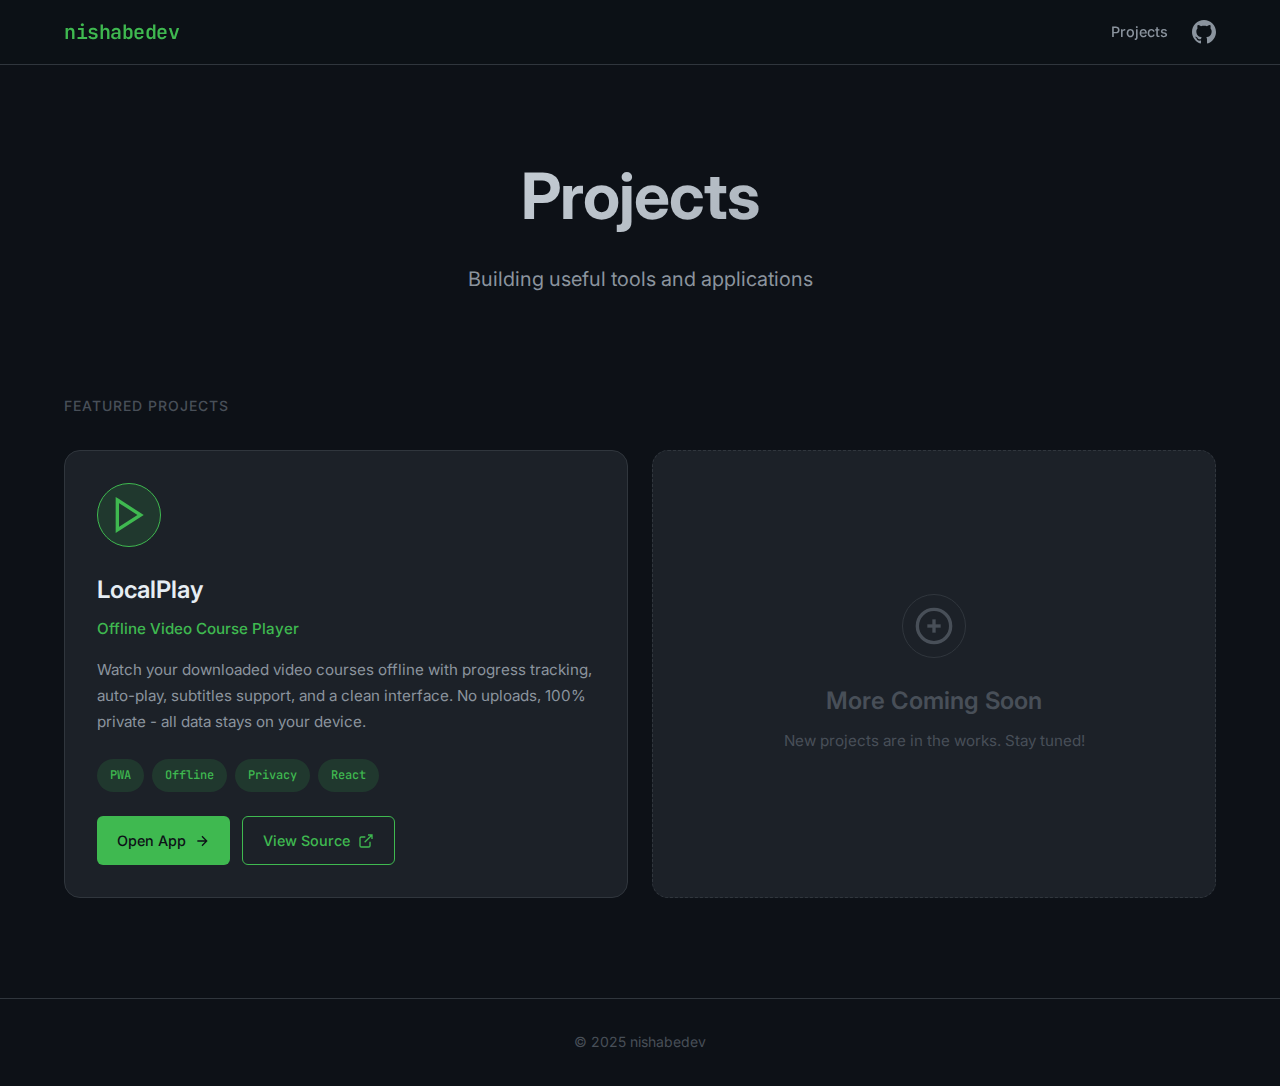
<file: index.html>
<!DOCTYPE html>
<html lang="en">
<head>
  <meta charset="UTF-8">
  <meta name="viewport" content="width=device-width, initial-scale=1.0">
  <title>nishabedev - Projects</title>

  <!-- SEO Meta Tags -->
  <meta name="description" content="Explore projects by nishabedev - building useful tools and applications.">
  <meta name="keywords" content="developer, projects, web apps, PWA, tools">

  <!-- Open Graph -->
  <meta property="og:title" content="nishabedev - Projects">
  <meta property="og:description" content="Explore projects by nishabedev - building useful tools and applications.">
  <meta property="og:type" content="website">

  <!-- Favicon -->
  <link rel="icon" type="image/svg+xml" href="data:image/svg+xml,<svg xmlns='http://www.w3.org/2000/svg' viewBox='0 0 100 100'><text y='.9em' font-size='90'>N</text></svg>">

  <!-- Fonts -->
  <link rel="preconnect" href="https://fonts.googleapis.com">
  <link rel="preconnect" href="https://fonts.gstatic.com" crossorigin>
  <link href="https://fonts.googleapis.com/css2?family=Inter:wght@400;500;600;700&family=JetBrains+Mono:wght@400;500&display=swap" rel="stylesheet">

  <!-- Styles -->
  <link rel="stylesheet" href="css/style.css">
</head>
<body>
  <!-- Header -->
  <header class="header">
    <div class="container">
      <a href="/" class="logo">nishabedev</a>
      <nav class="nav">
        <a href="#projects" class="nav-link">Projects</a>
        <a href="https://github.com/nishabedev" target="_blank" rel="noopener noreferrer" class="nav-icon" title="GitHub">
          <svg width="24" height="24" viewBox="0 0 24 24" fill="currentColor">
            <path d="M12 0c-6.626 0-12 5.373-12 12 0 5.302 3.438 9.8 8.207 11.387.599.111.793-.261.793-.577v-2.234c-3.338.726-4.033-1.416-4.033-1.416-.546-1.387-1.333-1.756-1.333-1.756-1.089-.745.083-.729.083-.729 1.205.084 1.839 1.237 1.839 1.237 1.07 1.834 2.807 1.304 3.492.997.107-.775.418-1.305.762-1.604-2.665-.305-5.467-1.334-5.467-5.931 0-1.311.469-2.381 1.236-3.221-.124-.303-.535-1.524.117-3.176 0 0 1.008-.322 3.301 1.23.957-.266 1.983-.399 3.003-.404 1.02.005 2.047.138 3.006.404 2.291-1.552 3.297-1.23 3.297-1.23.653 1.653.242 2.874.118 3.176.77.84 1.235 1.911 1.235 3.221 0 4.609-2.807 5.624-5.479 5.921.43.372.823 1.102.823 2.222v3.293c0 .319.192.694.801.576 4.765-1.589 8.199-6.086 8.199-11.386 0-6.627-5.373-12-12-12z"/>
          </svg>
        </a>
      </nav>
    </div>
  </header>

  <main>
    <!-- Hero Section -->
    <section class="hero">
      <div class="container">
        <h1 class="hero-title">Projects</h1>
        <p class="hero-subtitle">Building useful tools and applications</p>
      </div>
    </section>

    <!-- Projects Section -->
    <section id="projects" class="projects">
      <div class="container">
        <h2 class="section-title">Featured Projects</h2>

        <div class="project-grid">
          <!-- LocalPlay Card -->
          <article class="project-card">
            <div class="project-icon">
              <svg width="40" height="40" viewBox="0 0 24 24" fill="none" stroke="currentColor" stroke-width="2">
                <polygon points="5 3 19 12 5 21 5 3"></polygon>
              </svg>
            </div>

            <h3 class="project-title">LocalPlay</h3>
            <p class="project-tagline">Offline Video Course Player</p>

            <p class="project-description">
              Watch your downloaded video courses offline with progress tracking,
              auto-play, subtitles support, and a clean interface.
              No uploads, 100% private - all data stays on your device.
            </p>

            <div class="project-tags">
              <span class="tag">PWA</span>
              <span class="tag">Offline</span>
              <span class="tag">Privacy</span>
              <span class="tag">React</span>
            </div>

            <div class="project-links">
              <a href="/projects/localplay" class="btn btn-primary">
                Open App
                <svg width="16" height="16" viewBox="0 0 24 24" fill="none" stroke="currentColor" stroke-width="2">
                  <path d="M5 12h14M12 5l7 7-7 7"/>
                </svg>
              </a>
              <a href="https://github.com/nishabedev/localplay" target="_blank" rel="noopener noreferrer" class="btn btn-secondary">
                View Source
                <svg width="16" height="16" viewBox="0 0 24 24" fill="none" stroke="currentColor" stroke-width="2">
                  <path d="M18 13v6a2 2 0 0 1-2 2H5a2 2 0 0 1-2-2V8a2 2 0 0 1 2-2h6M15 3h6v6M10 14L21 3"/>
                </svg>
              </a>
            </div>
          </article>

          <!-- Placeholder for future projects -->
          <article class="project-card project-card--placeholder">
            <div class="project-icon project-icon--muted">
              <svg width="40" height="40" viewBox="0 0 24 24" fill="none" stroke="currentColor" stroke-width="2">
                <circle cx="12" cy="12" r="10"/>
                <line x1="12" y1="8" x2="12" y2="16"/>
                <line x1="8" y1="12" x2="16" y2="12"/>
              </svg>
            </div>
            <h3 class="project-title project-title--muted">More Coming Soon</h3>
            <p class="project-description project-description--muted">
              New projects are in the works. Stay tuned!
            </p>
          </article>
        </div>
      </div>
    </section>
  </main>

  <!-- Footer -->
  <footer class="footer">
    <div class="container">
      <p class="footer-text">&copy; 2025 nishabedev</p>
    </div>
  </footer>

  <script src="js/main.js"></script>
</body>
</html>
</file>
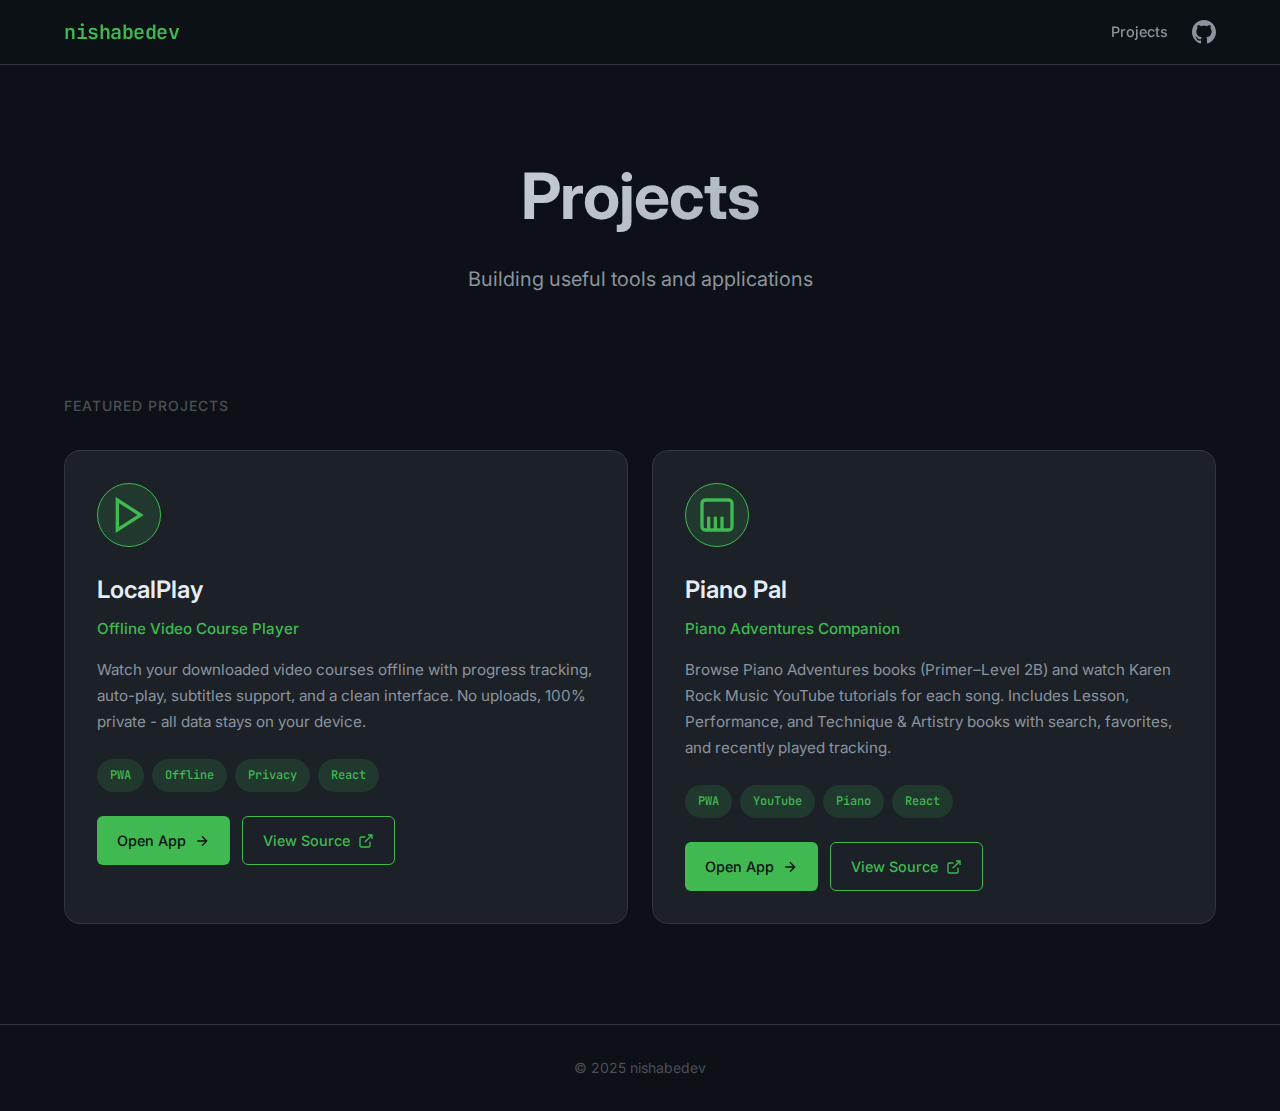
<file: projects/index.html>
<!DOCTYPE html>
<html lang="en">
<head>
  <meta charset="UTF-8">
  <meta name="viewport" content="width=device-width, initial-scale=1.0">
  <title>nishabedev - Projects</title>

  <!-- SEO Meta Tags -->
  <meta name="description" content="Explore projects by nishabedev - building useful tools and applications.">
  <meta name="keywords" content="developer, projects, web apps, PWA, tools">

  <!-- Open Graph -->
  <meta property="og:title" content="nishabedev - Projects">
  <meta property="og:description" content="Explore projects by nishabedev - building useful tools and applications.">
  <meta property="og:type" content="website">

  <!-- Favicon -->
  <link rel="icon" type="image/svg+xml" href="data:image/svg+xml,<svg xmlns='http://www.w3.org/2000/svg' viewBox='0 0 100 100'><text y='.9em' font-size='90'>N</text></svg>">

  <!-- Fonts -->
  <link rel="preconnect" href="https://fonts.googleapis.com">
  <link rel="preconnect" href="https://fonts.gstatic.com" crossorigin>
  <link href="https://fonts.googleapis.com/css2?family=Inter:wght@400;500;600;700&family=JetBrains+Mono:wght@400;500&display=swap" rel="stylesheet">

  <!-- Styles -->
  <link rel="stylesheet" href="../css/style.css">
</head>
<body>
  <!-- Header -->
  <header class="header">
    <div class="container">
      <a href="/" class="logo">nishabedev</a>
      <nav class="nav">
        <a href="#projects" class="nav-link">Projects</a>
        <a href="https://github.com/nishabedev" target="_blank" rel="noopener noreferrer" class="nav-icon" title="GitHub">
          <svg width="24" height="24" viewBox="0 0 24 24" fill="currentColor">
            <path d="M12 0c-6.626 0-12 5.373-12 12 0 5.302 3.438 9.8 8.207 11.387.599.111.793-.261.793-.577v-2.234c-3.338.726-4.033-1.416-4.033-1.416-.546-1.387-1.333-1.756-1.333-1.756-1.089-.745.083-.729.083-.729 1.205.084 1.839 1.237 1.839 1.237 1.07 1.834 2.807 1.304 3.492.997.107-.775.418-1.305.762-1.604-2.665-.305-5.467-1.334-5.467-5.931 0-1.311.469-2.381 1.236-3.221-.124-.303-.535-1.524.117-3.176 0 0 1.008-.322 3.301 1.23.957-.266 1.983-.399 3.003-.404 1.02.005 2.047.138 3.006.404 2.291-1.552 3.297-1.23 3.297-1.23.653 1.653.242 2.874.118 3.176.77.84 1.235 1.911 1.235 3.221 0 4.609-2.807 5.624-5.479 5.921.43.372.823 1.102.823 2.222v3.293c0 .319.192.694.801.576 4.765-1.589 8.199-6.086 8.199-11.386 0-6.627-5.373-12-12-12z"/>
          </svg>
        </a>
      </nav>
    </div>
  </header>

  <main>
    <!-- Hero Section -->
    <section class="hero">
      <div class="container">
        <h1 class="hero-title">Projects</h1>
        <p class="hero-subtitle">Building useful tools and applications</p>
      </div>
    </section>

    <!-- Projects Section -->
    <section id="projects" class="projects">
      <div class="container">
        <h2 class="section-title">Featured Projects</h2>

        <div class="project-grid">
          <!-- LocalPlay Card -->
          <article class="project-card">
            <div class="project-icon">
              <svg width="40" height="40" viewBox="0 0 24 24" fill="none" stroke="currentColor" stroke-width="2">
                <polygon points="5 3 19 12 5 21 5 3"></polygon>
              </svg>
            </div>

            <h3 class="project-title">LocalPlay</h3>
            <p class="project-tagline">Offline Video Course Player</p>

            <p class="project-description">
              Watch your downloaded video courses offline with progress tracking,
              auto-play, subtitles support, and a clean interface.
              No uploads, 100% private - all data stays on your device.
            </p>

            <div class="project-tags">
              <span class="tag">PWA</span>
              <span class="tag">Offline</span>
              <span class="tag">Privacy</span>
              <span class="tag">React</span>
            </div>

            <div class="project-links">
              <a href="/projects/localplay" class="btn btn-primary">
                Open App
                <svg width="16" height="16" viewBox="0 0 24 24" fill="none" stroke="currentColor" stroke-width="2">
                  <path d="M5 12h14M12 5l7 7-7 7"/>
                </svg>
              </a>
              <a href="https://github.com/nishabedev/localplay" target="_blank" rel="noopener noreferrer" class="btn btn-secondary">
                View Source
                <svg width="16" height="16" viewBox="0 0 24 24" fill="none" stroke="currentColor" stroke-width="2">
                  <path d="M18 13v6a2 2 0 0 1-2 2H5a2 2 0 0 1-2-2V8a2 2 0 0 1 2-2h6M15 3h6v6M10 14L21 3"/>
                </svg>
              </a>
            </div>
          </article>

          <!-- Piano Pal Card -->
          <article class="project-card">
            <div class="project-icon">
              <svg width="40" height="40" viewBox="0 0 24 24" fill="none" stroke="currentColor" stroke-width="2">
                <rect x="3" y="3" width="18" height="18" rx="2"/>
                <line x1="7" y1="13" x2="7" y2="21"/>
                <line x1="11" y1="13" x2="11" y2="21"/>
                <line x1="15" y1="13" x2="15" y2="21"/>
              </svg>
            </div>

            <h3 class="project-title">Piano Pal</h3>
            <p class="project-tagline">Piano Adventures Companion</p>

            <p class="project-description">
              Browse Piano Adventures books (Primer–Level 2B) and watch
              Karen Rock Music YouTube tutorials for each song. Includes
              Lesson, Performance, and Technique &amp; Artistry books with
              search, favorites, and recently played tracking.
            </p>

            <div class="project-tags">
              <span class="tag">PWA</span>
              <span class="tag">YouTube</span>
              <span class="tag">Piano</span>
              <span class="tag">React</span>
            </div>

            <div class="project-links">
              <a href="/projects/pianopal" class="btn btn-primary">
                Open App
                <svg width="16" height="16" viewBox="0 0 24 24" fill="none" stroke="currentColor" stroke-width="2">
                  <path d="M5 12h14M12 5l7 7-7 7"/>
                </svg>
              </a>
              <a href="https://github.com/nishabedev/piano-pal" target="_blank" rel="noopener noreferrer" class="btn btn-secondary">
                View Source
                <svg width="16" height="16" viewBox="0 0 24 24" fill="none" stroke="currentColor" stroke-width="2">
                  <path d="M18 13v6a2 2 0 0 1-2 2H5a2 2 0 0 1-2-2V8a2 2 0 0 1 2-2h6M15 3h6v6M10 14L21 3"/>
                </svg>
              </a>
            </div>
          </article>
        </div>
      </div>
    </section>
  </main>

  <!-- Footer -->
  <footer class="footer">
    <div class="container">
      <p class="footer-text">&copy; 2025 nishabedev</p>
    </div>
  </footer>

  <script src="../js/main.js"></script>
</body>
</html>
</file>
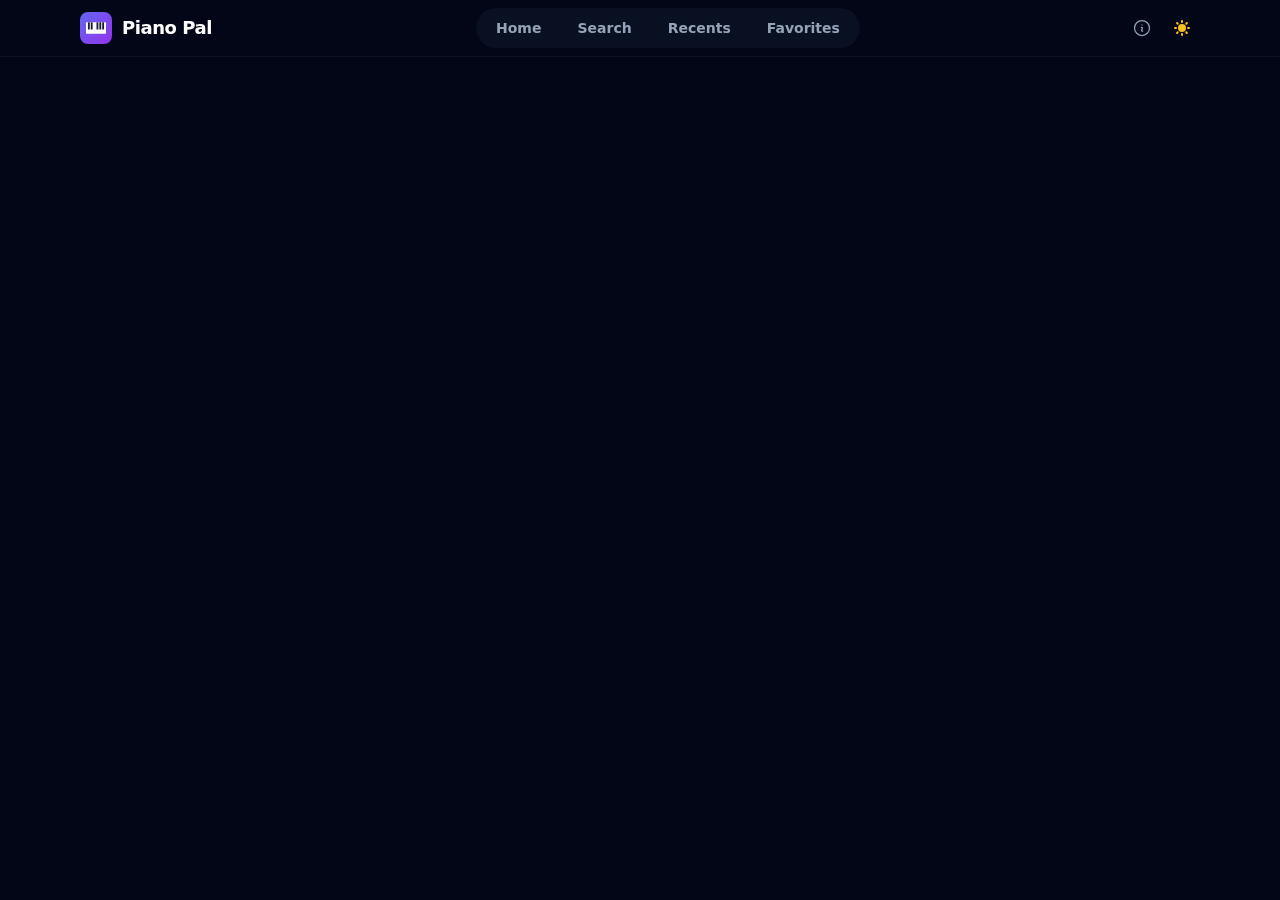
<file: projects/pianopal/index.html>
<!doctype html>
<html lang="en">
  <head>
    <meta charset="UTF-8" />
    <link rel="icon" type="image/png" href="/projects/pianopal/icons/icon-192.png" />
    <link rel="apple-touch-icon" href="/projects/pianopal/icons/apple-touch-icon.png" />
    <meta name="viewport" content="width=device-width, initial-scale=1.0" />
    <meta name="description" content="Piano Pal - Watch YouTube tutorials for Piano Adventures book songs" />
    <meta name="theme-color" content="#1f2937" />
    <title>Piano Pal</title>
    <script type="module" crossorigin src="/projects/pianopal/assets/index-Rw2NdiKV.js"></script>
    <link rel="stylesheet" crossorigin href="/projects/pianopal/assets/index-a7-qQx_p.css">
  <link rel="manifest" href="/projects/pianopal/manifest.webmanifest"></head>
  <body>
    <div id="root"></div>
  </body>
</html>
</file>
<file: css/style.css>
/* ===== CSS Variables ===== */
:root {
  --bg-primary: #0d1117;
  --bg-secondary: #161b22;
  --bg-card: #1c2128;
  --border: #30363d;
  --border-hover: #8b949e;
  --text-primary: #e6edf3;
  --text-secondary: #8b949e;
  --text-muted: #484f58;
  --accent: #3fb950;
  --accent-hover: #2ea043;
  --accent-subtle: rgba(63, 185, 80, 0.15);

  --font-sans: 'Inter', -apple-system, BlinkMacSystemFont, 'Segoe UI', Roboto, sans-serif;
  --font-mono: 'JetBrains Mono', 'Fira Code', monospace;

  --radius-sm: 6px;
  --radius-md: 12px;
  --radius-lg: 16px;

  --shadow: 0 8px 24px rgba(0, 0, 0, 0.4);
  --transition: 0.2s ease;
}

/* ===== Reset & Base ===== */
*, *::before, *::after {
  box-sizing: border-box;
  margin: 0;
  padding: 0;
}

html {
  scroll-behavior: smooth;
}

body {
  font-family: var(--font-sans);
  background-color: var(--bg-primary);
  color: var(--text-primary);
  line-height: 1.6;
  min-height: 100vh;
}

a {
  color: inherit;
  text-decoration: none;
}

/* ===== Layout ===== */
.container {
  width: 100%;
  max-width: 1200px;
  margin: 0 auto;
  padding: 0 24px;
}

/* ===== Header ===== */
.header {
  position: sticky;
  top: 0;
  z-index: 100;
  background-color: rgba(13, 17, 23, 0.8);
  backdrop-filter: blur(12px);
  border-bottom: 1px solid var(--border);
}

.header .container {
  display: flex;
  align-items: center;
  justify-content: space-between;
  height: 64px;
}

.logo {
  font-size: 1.25rem;
  font-weight: 600;
  font-family: var(--font-mono);
  color: var(--accent);
  letter-spacing: -0.5px;
}

.logo:hover {
  color: var(--accent-hover);
}

.nav {
  display: flex;
  align-items: center;
  gap: 24px;
}

.nav-link {
  font-size: 0.9rem;
  font-weight: 500;
  color: var(--text-secondary);
  transition: color var(--transition);
}

.nav-link:hover {
  color: var(--text-primary);
}

.nav-icon {
  color: var(--text-secondary);
  transition: color var(--transition);
  display: flex;
  align-items: center;
}

.nav-icon:hover {
  color: var(--accent);
}

/* ===== Hero ===== */
.hero {
  padding: 80px 0 60px;
  text-align: center;
}

.hero-title {
  font-size: clamp(2.5rem, 6vw, 4rem);
  font-weight: 700;
  letter-spacing: -1px;
  margin-bottom: 16px;
  background: linear-gradient(135deg, var(--text-primary) 0%, var(--text-secondary) 100%);
  -webkit-background-clip: text;
  -webkit-text-fill-color: transparent;
  background-clip: text;
}

.hero-subtitle {
  font-size: 1.25rem;
  color: var(--text-secondary);
  max-width: 600px;
  margin: 0 auto;
}

/* ===== Projects Section ===== */
.projects {
  padding: 40px 0 100px;
}

.section-title {
  font-size: 0.875rem;
  font-weight: 500;
  text-transform: uppercase;
  letter-spacing: 1px;
  color: var(--text-muted);
  margin-bottom: 32px;
}

.project-grid {
  display: grid;
  grid-template-columns: repeat(auto-fit, minmax(340px, 1fr));
  gap: 24px;
}

/* ===== Project Card ===== */
.project-card {
  background: var(--bg-card);
  border: 1px solid var(--border);
  border-radius: var(--radius-lg);
  padding: 32px;
  transition: border-color var(--transition), box-shadow var(--transition), transform var(--transition);
}

.project-card:hover {
  border-color: var(--accent);
  box-shadow: var(--shadow), 0 0 0 1px var(--accent);
  transform: translateY(-2px);
}

.project-card--placeholder {
  border-style: dashed;
  display: flex;
  flex-direction: column;
  align-items: center;
  justify-content: center;
  text-align: center;
  min-height: 300px;
}

.project-card--placeholder:hover {
  border-color: var(--border-hover);
  box-shadow: none;
  transform: none;
}

.project-icon {
  width: 64px;
  height: 64px;
  display: flex;
  align-items: center;
  justify-content: center;
  background: var(--accent-subtle);
  border: 1px solid var(--accent);
  border-radius: 50%;
  color: var(--accent);
  margin-bottom: 24px;
}

.project-icon--muted {
  background: transparent;
  border-color: var(--border);
  color: var(--text-muted);
}

.project-title {
  font-size: 1.5rem;
  font-weight: 600;
  margin-bottom: 8px;
}

.project-title--muted {
  color: var(--text-muted);
}

.project-tagline {
  font-size: 0.95rem;
  color: var(--accent);
  margin-bottom: 16px;
  font-weight: 500;
}

.project-description {
  font-size: 0.95rem;
  color: var(--text-secondary);
  line-height: 1.7;
  margin-bottom: 24px;
}

.project-description--muted {
  color: var(--text-muted);
  margin-bottom: 0;
}

/* ===== Tags ===== */
.project-tags {
  display: flex;
  flex-wrap: wrap;
  gap: 8px;
  margin-bottom: 24px;
}

.tag {
  font-size: 0.75rem;
  font-weight: 500;
  padding: 6px 12px;
  background: var(--accent-subtle);
  color: var(--accent);
  border: 1px solid transparent;
  border-radius: 20px;
  font-family: var(--font-mono);
}

/* ===== Buttons ===== */
.project-links {
  display: flex;
  flex-wrap: wrap;
  gap: 12px;
}

.btn {
  display: inline-flex;
  align-items: center;
  gap: 8px;
  font-size: 0.9rem;
  font-weight: 500;
  padding: 12px 20px;
  border-radius: var(--radius-sm);
  transition: all var(--transition);
}

.btn-primary {
  background: var(--accent);
  color: var(--bg-primary);
}

.btn-primary:hover {
  background: var(--accent-hover);
  transform: translateX(4px);
}

.btn-secondary {
  background: transparent;
  color: var(--accent);
  border: 1px solid var(--accent);
}

.btn-secondary:hover {
  background: var(--accent-subtle);
}

/* ===== Footer ===== */
.footer {
  padding: 32px 0;
  border-top: 1px solid var(--border);
  text-align: center;
}

.footer-text {
  font-size: 0.875rem;
  color: var(--text-muted);
}

/* ===== Responsive ===== */
@media (max-width: 768px) {
  .hero {
    padding: 60px 0 40px;
  }

  .project-grid {
    grid-template-columns: 1fr;
  }

  .project-card {
    padding: 24px;
  }

  .project-links {
    flex-direction: column;
  }

  .btn {
    justify-content: center;
    width: 100%;
  }
}

@media (max-width: 480px) {
  .container {
    padding: 0 16px;
  }

  .header .container {
    height: 56px;
  }

  .hero-title {
    font-size: 2rem;
  }

  .hero-subtitle {
    font-size: 1rem;
  }
}
</file>
<file: projects/pianopal/assets/index-a7-qQx_p.css>
*,:before,:after{--tw-border-spacing-x: 0;--tw-border-spacing-y: 0;--tw-translate-x: 0;--tw-translate-y: 0;--tw-rotate: 0;--tw-skew-x: 0;--tw-skew-y: 0;--tw-scale-x: 1;--tw-scale-y: 1;--tw-pan-x: ;--tw-pan-y: ;--tw-pinch-zoom: ;--tw-scroll-snap-strictness: proximity;--tw-gradient-from-position: ;--tw-gradient-via-position: ;--tw-gradient-to-position: ;--tw-ordinal: ;--tw-slashed-zero: ;--tw-numeric-figure: ;--tw-numeric-spacing: ;--tw-numeric-fraction: ;--tw-ring-inset: ;--tw-ring-offset-width: 0px;--tw-ring-offset-color: #fff;--tw-ring-color: rgb(59 130 246 / .5);--tw-ring-offset-shadow: 0 0 #0000;--tw-ring-shadow: 0 0 #0000;--tw-shadow: 0 0 #0000;--tw-shadow-colored: 0 0 #0000;--tw-blur: ;--tw-brightness: ;--tw-contrast: ;--tw-grayscale: ;--tw-hue-rotate: ;--tw-invert: ;--tw-saturate: ;--tw-sepia: ;--tw-drop-shadow: ;--tw-backdrop-blur: ;--tw-backdrop-brightness: ;--tw-backdrop-contrast: ;--tw-backdrop-grayscale: ;--tw-backdrop-hue-rotate: ;--tw-backdrop-invert: ;--tw-backdrop-opacity: ;--tw-backdrop-saturate: ;--tw-backdrop-sepia: ;--tw-contain-size: ;--tw-contain-layout: ;--tw-contain-paint: ;--tw-contain-style: }::backdrop{--tw-border-spacing-x: 0;--tw-border-spacing-y: 0;--tw-translate-x: 0;--tw-translate-y: 0;--tw-rotate: 0;--tw-skew-x: 0;--tw-skew-y: 0;--tw-scale-x: 1;--tw-scale-y: 1;--tw-pan-x: ;--tw-pan-y: ;--tw-pinch-zoom: ;--tw-scroll-snap-strictness: proximity;--tw-gradient-from-position: ;--tw-gradient-via-position: ;--tw-gradient-to-position: ;--tw-ordinal: ;--tw-slashed-zero: ;--tw-numeric-figure: ;--tw-numeric-spacing: ;--tw-numeric-fraction: ;--tw-ring-inset: ;--tw-ring-offset-width: 0px;--tw-ring-offset-color: #fff;--tw-ring-color: rgb(59 130 246 / .5);--tw-ring-offset-shadow: 0 0 #0000;--tw-ring-shadow: 0 0 #0000;--tw-shadow: 0 0 #0000;--tw-shadow-colored: 0 0 #0000;--tw-blur: ;--tw-brightness: ;--tw-contrast: ;--tw-grayscale: ;--tw-hue-rotate: ;--tw-invert: ;--tw-saturate: ;--tw-sepia: ;--tw-drop-shadow: ;--tw-backdrop-blur: ;--tw-backdrop-brightness: ;--tw-backdrop-contrast: ;--tw-backdrop-grayscale: ;--tw-backdrop-hue-rotate: ;--tw-backdrop-invert: ;--tw-backdrop-opacity: ;--tw-backdrop-saturate: ;--tw-backdrop-sepia: ;--tw-contain-size: ;--tw-contain-layout: ;--tw-contain-paint: ;--tw-contain-style: }*,:before,:after{box-sizing:border-box;border-width:0;border-style:solid;border-color:#e5e7eb}:before,:after{--tw-content: ""}html,:host{line-height:1.5;-webkit-text-size-adjust:100%;-moz-tab-size:4;-o-tab-size:4;tab-size:4;font-family:ui-sans-serif,system-ui,sans-serif,"Apple Color Emoji","Segoe UI Emoji",Segoe UI Symbol,"Noto Color Emoji";font-feature-settings:normal;font-variation-settings:normal;-webkit-tap-highlight-color:transparent}body{margin:0;line-height:inherit}hr{height:0;color:inherit;border-top-width:1px}abbr:where([title]){-webkit-text-decoration:underline dotted;text-decoration:underline dotted}h1,h2,h3,h4,h5,h6{font-size:inherit;font-weight:inherit}a{color:inherit;text-decoration:inherit}b,strong{font-weight:bolder}code,kbd,samp,pre{font-family:ui-monospace,SFMono-Regular,Menlo,Monaco,Consolas,Liberation Mono,Courier New,monospace;font-feature-settings:normal;font-variation-settings:normal;font-size:1em}small{font-size:80%}sub,sup{font-size:75%;line-height:0;position:relative;vertical-align:baseline}sub{bottom:-.25em}sup{top:-.5em}table{text-indent:0;border-color:inherit;border-collapse:collapse}button,input,optgroup,select,textarea{font-family:inherit;font-feature-settings:inherit;font-variation-settings:inherit;font-size:100%;font-weight:inherit;line-height:inherit;letter-spacing:inherit;color:inherit;margin:0;padding:0}button,select{text-transform:none}button,input:where([type=button]),input:where([type=reset]),input:where([type=submit]){-webkit-appearance:button;background-color:transparent;background-image:none}:-moz-focusring{outline:auto}:-moz-ui-invalid{box-shadow:none}progress{vertical-align:baseline}::-webkit-inner-spin-button,::-webkit-outer-spin-button{height:auto}[type=search]{-webkit-appearance:textfield;outline-offset:-2px}::-webkit-search-decoration{-webkit-appearance:none}::-webkit-file-upload-button{-webkit-appearance:button;font:inherit}summary{display:list-item}blockquote,dl,dd,h1,h2,h3,h4,h5,h6,hr,figure,p,pre{margin:0}fieldset{margin:0;padding:0}legend{padding:0}ol,ul,menu{list-style:none;margin:0;padding:0}dialog{padding:0}textarea{resize:vertical}input::-moz-placeholder,textarea::-moz-placeholder{opacity:1;color:#9ca3af}input::placeholder,textarea::placeholder{opacity:1;color:#9ca3af}button,[role=button]{cursor:pointer}:disabled{cursor:default}img,svg,video,canvas,audio,iframe,embed,object{display:block;vertical-align:middle}img,video{max-width:100%;height:auto}[hidden]:where(:not([hidden=until-found])){display:none}body{margin:0;--tw-bg-opacity: 1;background-color:rgb(2 6 23 / var(--tw-bg-opacity, 1));--tw-text-opacity: 1;color:rgb(241 245 249 / var(--tw-text-opacity, 1));font-family:Nunito,system-ui,-apple-system,sans-serif;-webkit-font-smoothing:antialiased}a{color:inherit;text-decoration:none}button{background:none;border:none;padding:0;font:inherit;cursor:pointer;color:inherit}.fixed{position:fixed}.absolute{position:absolute}.relative{position:relative}.sticky{position:sticky}.bottom-0{bottom:0}.bottom-20{bottom:5rem}.left-0{left:0}.left-4{left:1rem}.right-0{right:0}.right-4{right:1rem}.top-0{top:0}.top-1\/2{top:50%}.z-40{z-index:40}.z-50{z-index:50}.mx-auto{margin-left:auto;margin-right:auto}.mb-1{margin-bottom:.25rem}.mb-2{margin-bottom:.5rem}.mb-3{margin-bottom:.75rem}.mb-4{margin-bottom:1rem}.mb-5{margin-bottom:1.25rem}.mb-6{margin-bottom:1.5rem}.mb-8{margin-bottom:2rem}.ml-4{margin-left:1rem}.mt-0\.5{margin-top:.125rem}.mt-1{margin-top:.25rem}.mt-2{margin-top:.5rem}.mt-3{margin-top:.75rem}.mt-6{margin-top:1.5rem}.block{display:block}.flex{display:flex}.inline-flex{display:inline-flex}.grid{display:grid}.hidden{display:none}.aspect-video{aspect-ratio:16 / 9}.h-1\.5{height:.375rem}.h-10{height:2.5rem}.h-12{height:3rem}.h-14{height:3.5rem}.h-4{height:1rem}.h-5{height:1.25rem}.h-6{height:1.5rem}.h-8{height:2rem}.h-\[calc\(100vh-3\.5rem\)\]{height:calc(100vh - 3.5rem)}.h-full{height:100%}.min-h-screen{min-height:100vh}.w-1{width:.25rem}.w-1\.5{width:.375rem}.w-10{width:2.5rem}.w-12{width:3rem}.w-16{width:4rem}.w-4{width:1rem}.w-48{width:12rem}.w-5{width:1.25rem}.w-6{width:1.5rem}.w-8{width:2rem}.w-80{width:20rem}.w-full{width:100%}.min-w-0{min-width:0px}.max-w-2xl{max-width:42rem}.max-w-3xl{max-width:48rem}.max-w-4xl{max-width:56rem}.max-w-6xl{max-width:72rem}.max-w-md{max-width:28rem}.flex-1{flex:1 1 0%}.shrink-0{flex-shrink:0}.-translate-y-1\/2{--tw-translate-y: -50%;transform:translate(var(--tw-translate-x),var(--tw-translate-y)) rotate(var(--tw-rotate)) skew(var(--tw-skew-x)) skewY(var(--tw-skew-y)) scaleX(var(--tw-scale-x)) scaleY(var(--tw-scale-y))}.resize{resize:both}.list-decimal{list-style-type:decimal}.grid-cols-3{grid-template-columns:repeat(3,minmax(0,1fr))}.flex-col{flex-direction:column}.items-start{align-items:flex-start}.items-center{align-items:center}.justify-center{justify-content:center}.justify-between{justify-content:space-between}.justify-around{justify-content:space-around}.gap-0\.5{gap:.125rem}.gap-1{gap:.25rem}.gap-2{gap:.5rem}.gap-2\.5{gap:.625rem}.gap-3{gap:.75rem}.space-y-1>:not([hidden])~:not([hidden]){--tw-space-y-reverse: 0;margin-top:calc(.25rem * calc(1 - var(--tw-space-y-reverse)));margin-bottom:calc(.25rem * var(--tw-space-y-reverse))}.space-y-1\.5>:not([hidden])~:not([hidden]){--tw-space-y-reverse: 0;margin-top:calc(.375rem * calc(1 - var(--tw-space-y-reverse)));margin-bottom:calc(.375rem * var(--tw-space-y-reverse))}.space-y-3>:not([hidden])~:not([hidden]){--tw-space-y-reverse: 0;margin-top:calc(.75rem * calc(1 - var(--tw-space-y-reverse)));margin-bottom:calc(.75rem * var(--tw-space-y-reverse))}.divide-y>:not([hidden])~:not([hidden]){--tw-divide-y-reverse: 0;border-top-width:calc(1px * calc(1 - var(--tw-divide-y-reverse)));border-bottom-width:calc(1px * var(--tw-divide-y-reverse))}.divide-slate-800\/50>:not([hidden])~:not([hidden]){border-color:#1e293b80}.overflow-hidden{overflow:hidden}.overflow-y-auto{overflow-y:auto}.truncate{overflow:hidden;text-overflow:ellipsis;white-space:nowrap}.rounded-2xl{border-radius:1rem}.rounded-full{border-radius:9999px}.rounded-lg{border-radius:.5rem}.rounded-xl{border-radius:.75rem}.rounded-b-2xl{border-bottom-right-radius:1rem;border-bottom-left-radius:1rem}.rounded-t-2xl{border-top-left-radius:1rem;border-top-right-radius:1rem}.border{border-width:1px}.border-b{border-bottom-width:1px}.border-l-2{border-left-width:2px}.border-r{border-right-width:1px}.border-t{border-top-width:1px}.border-amber-500\/20{border-color:#f59e0b33}.border-blue-500\/20{border-color:#3b82f633}.border-indigo-500{--tw-border-opacity: 1;border-color:rgb(99 102 241 / var(--tw-border-opacity, 1))}.border-indigo-500\/20{border-color:#6366f133}.border-slate-700\/50{border-color:#33415580}.border-slate-800{--tw-border-opacity: 1;border-color:rgb(30 41 59 / var(--tw-border-opacity, 1))}.border-slate-800\/50{border-color:#1e293b80}.border-teal-500\/20{border-color:#14b8a633}.border-transparent{border-color:transparent}.border-violet-500\/20{border-color:#8b5cf633}.border-white\/5{border-color:#ffffff0d}.bg-amber-500{--tw-bg-opacity: 1;background-color:rgb(245 158 11 / var(--tw-bg-opacity, 1))}.bg-amber-500\/10{background-color:#f59e0b1a}.bg-black\/50{background-color:#00000080}.bg-blue-500{--tw-bg-opacity: 1;background-color:rgb(59 130 246 / var(--tw-bg-opacity, 1))}.bg-blue-500\/10{background-color:#3b82f61a}.bg-indigo-500{--tw-bg-opacity: 1;background-color:rgb(99 102 241 / var(--tw-bg-opacity, 1))}.bg-indigo-500\/10{background-color:#6366f11a}.bg-slate-800{--tw-bg-opacity: 1;background-color:rgb(30 41 59 / var(--tw-bg-opacity, 1))}.bg-slate-900{--tw-bg-opacity: 1;background-color:rgb(15 23 42 / var(--tw-bg-opacity, 1))}.bg-slate-900\/30{background-color:#0f172a4d}.bg-slate-900\/50{background-color:#0f172a80}.bg-slate-900\/60{background-color:#0f172a99}.bg-slate-950{--tw-bg-opacity: 1;background-color:rgb(2 6 23 / var(--tw-bg-opacity, 1))}.bg-slate-950\/80{background-color:#020617cc}.bg-slate-950\/90{background-color:#020617e6}.bg-teal-500{--tw-bg-opacity: 1;background-color:rgb(20 184 166 / var(--tw-bg-opacity, 1))}.bg-teal-500\/10{background-color:#14b8a61a}.bg-violet-500{--tw-bg-opacity: 1;background-color:rgb(139 92 246 / var(--tw-bg-opacity, 1))}.bg-violet-500\/10{background-color:#8b5cf61a}.bg-gradient-to-b{background-image:linear-gradient(to bottom,var(--tw-gradient-stops))}.bg-gradient-to-br{background-image:linear-gradient(to bottom right,var(--tw-gradient-stops))}.from-amber-500{--tw-gradient-from: #f59e0b var(--tw-gradient-from-position);--tw-gradient-to: rgb(245 158 11 / 0) var(--tw-gradient-to-position);--tw-gradient-stops: var(--tw-gradient-from), var(--tw-gradient-to)}.from-blue-500{--tw-gradient-from: #3b82f6 var(--tw-gradient-from-position);--tw-gradient-to: rgb(59 130 246 / 0) var(--tw-gradient-to-position);--tw-gradient-stops: var(--tw-gradient-from), var(--tw-gradient-to)}.from-indigo-500{--tw-gradient-from: #6366f1 var(--tw-gradient-from-position);--tw-gradient-to: rgb(99 102 241 / 0) var(--tw-gradient-to-position);--tw-gradient-stops: var(--tw-gradient-from), var(--tw-gradient-to)}.from-teal-500{--tw-gradient-from: #14b8a6 var(--tw-gradient-from-position);--tw-gradient-to: rgb(20 184 166 / 0) var(--tw-gradient-to-position);--tw-gradient-stops: var(--tw-gradient-from), var(--tw-gradient-to)}.from-violet-500{--tw-gradient-from: #8b5cf6 var(--tw-gradient-from-position);--tw-gradient-to: rgb(139 92 246 / 0) var(--tw-gradient-to-position);--tw-gradient-stops: var(--tw-gradient-from), var(--tw-gradient-to)}.to-emerald-600{--tw-gradient-to: #059669 var(--tw-gradient-to-position)}.to-indigo-600{--tw-gradient-to: #4f46e5 var(--tw-gradient-to-position)}.to-orange-600{--tw-gradient-to: #ea580c var(--tw-gradient-to-position)}.to-purple-600{--tw-gradient-to: #9333ea var(--tw-gradient-to-position)}.p-1{padding:.25rem}.p-1\.5{padding:.375rem}.p-2{padding:.5rem}.p-4{padding:1rem}.p-5{padding:1.25rem}.p-6{padding:1.5rem}.p-8{padding:2rem}.px-1{padding-left:.25rem;padding-right:.25rem}.px-4{padding-left:1rem;padding-right:1rem}.py-1{padding-top:.25rem;padding-bottom:.25rem}.py-1\.5{padding-top:.375rem;padding-bottom:.375rem}.py-16{padding-top:4rem;padding-bottom:4rem}.py-2{padding-top:.5rem;padding-bottom:.5rem}.py-2\.5{padding-top:.625rem;padding-bottom:.625rem}.py-3{padding-top:.75rem;padding-bottom:.75rem}.py-3\.5{padding-top:.875rem;padding-bottom:.875rem}.py-4{padding-top:1rem;padding-bottom:1rem}.py-6{padding-top:1.5rem;padding-bottom:1.5rem}.pb-16{padding-bottom:4rem}.pl-10{padding-left:2.5rem}.pl-11{padding-left:2.75rem}.pl-12{padding-left:3rem}.pl-14{padding-left:3.5rem}.pl-16{padding-left:4rem}.pl-20{padding-left:5rem}.pl-24{padding-left:6rem}.pl-28{padding-left:7rem}.pl-32{padding-left:8rem}.pl-36{padding-left:9rem}.pl-40{padding-left:10rem}.pr-4{padding-right:1rem}.pt-10{padding-top:2.5rem}.pt-11{padding-top:2.75rem}.pt-12{padding-top:3rem}.pt-14{padding-top:3.5rem}.pt-16{padding-top:4rem}.text-left{text-align:left}.text-center{text-align:center}.text-2xl{font-size:1.5rem;line-height:2rem}.text-\[10px\]{font-size:10px}.text-\[11px\]{font-size:11px}.text-lg{font-size:1.125rem;line-height:1.75rem}.text-sm{font-size:.875rem;line-height:1.25rem}.text-xl{font-size:1.25rem;line-height:1.75rem}.text-xs{font-size:.75rem;line-height:1rem}.font-bold{font-weight:700}.font-extrabold{font-weight:800}.font-medium{font-weight:500}.font-semibold{font-weight:600}.uppercase{text-transform:uppercase}.leading-relaxed{line-height:1.625}.leading-tight{line-height:1.25}.tracking-tight{letter-spacing:-.025em}.tracking-wider{letter-spacing:.05em}.text-amber-400{--tw-text-opacity: 1;color:rgb(251 191 36 / var(--tw-text-opacity, 1))}.text-blue-400{--tw-text-opacity: 1;color:rgb(96 165 250 / var(--tw-text-opacity, 1))}.text-indigo-300{--tw-text-opacity: 1;color:rgb(165 180 252 / var(--tw-text-opacity, 1))}.text-indigo-400{--tw-text-opacity: 1;color:rgb(129 140 248 / var(--tw-text-opacity, 1))}.text-pink-500{--tw-text-opacity: 1;color:rgb(236 72 153 / var(--tw-text-opacity, 1))}.text-red-400{--tw-text-opacity: 1;color:rgb(248 113 113 / var(--tw-text-opacity, 1))}.text-slate-200{--tw-text-opacity: 1;color:rgb(226 232 240 / var(--tw-text-opacity, 1))}.text-slate-300{--tw-text-opacity: 1;color:rgb(203 213 225 / var(--tw-text-opacity, 1))}.text-slate-400{--tw-text-opacity: 1;color:rgb(148 163 184 / var(--tw-text-opacity, 1))}.text-slate-500{--tw-text-opacity: 1;color:rgb(100 116 139 / var(--tw-text-opacity, 1))}.text-slate-600{--tw-text-opacity: 1;color:rgb(71 85 105 / var(--tw-text-opacity, 1))}.text-slate-700{--tw-text-opacity: 1;color:rgb(51 65 85 / var(--tw-text-opacity, 1))}.text-teal-400{--tw-text-opacity: 1;color:rgb(45 212 191 / var(--tw-text-opacity, 1))}.text-violet-400{--tw-text-opacity: 1;color:rgb(167 139 250 / var(--tw-text-opacity, 1))}.text-white{--tw-text-opacity: 1;color:rgb(255 255 255 / var(--tw-text-opacity, 1))}.underline{text-decoration-line:underline}.placeholder-slate-500::-moz-placeholder{--tw-placeholder-opacity: 1;color:rgb(100 116 139 / var(--tw-placeholder-opacity, 1))}.placeholder-slate-500::placeholder{--tw-placeholder-opacity: 1;color:rgb(100 116 139 / var(--tw-placeholder-opacity, 1))}.shadow-2xl{--tw-shadow: 0 25px 50px -12px rgb(0 0 0 / .25);--tw-shadow-colored: 0 25px 50px -12px var(--tw-shadow-color);box-shadow:var(--tw-ring-offset-shadow, 0 0 #0000),var(--tw-ring-shadow, 0 0 #0000),var(--tw-shadow)}.shadow-lg{--tw-shadow: 0 10px 15px -3px rgb(0 0 0 / .1), 0 4px 6px -4px rgb(0 0 0 / .1);--tw-shadow-colored: 0 10px 15px -3px var(--tw-shadow-color), 0 4px 6px -4px var(--tw-shadow-color);box-shadow:var(--tw-ring-offset-shadow, 0 0 #0000),var(--tw-ring-shadow, 0 0 #0000),var(--tw-shadow)}.shadow-xl{--tw-shadow: 0 20px 25px -5px rgb(0 0 0 / .1), 0 8px 10px -6px rgb(0 0 0 / .1);--tw-shadow-colored: 0 20px 25px -5px var(--tw-shadow-color), 0 8px 10px -6px var(--tw-shadow-color);box-shadow:var(--tw-ring-offset-shadow, 0 0 #0000),var(--tw-ring-shadow, 0 0 #0000),var(--tw-shadow)}.shadow-indigo-500\/25{--tw-shadow-color: rgb(99 102 241 / .25);--tw-shadow: var(--tw-shadow-colored)}.ring-1{--tw-ring-offset-shadow: var(--tw-ring-inset) 0 0 0 var(--tw-ring-offset-width) var(--tw-ring-offset-color);--tw-ring-shadow: var(--tw-ring-inset) 0 0 0 calc(1px + var(--tw-ring-offset-width)) var(--tw-ring-color);box-shadow:var(--tw-ring-offset-shadow),var(--tw-ring-shadow),var(--tw-shadow, 0 0 #0000)}.ring-white\/10{--tw-ring-color: rgb(255 255 255 / .1)}.filter{filter:var(--tw-blur) var(--tw-brightness) var(--tw-contrast) var(--tw-grayscale) var(--tw-hue-rotate) var(--tw-invert) var(--tw-saturate) var(--tw-sepia) var(--tw-drop-shadow)}.backdrop-blur-xl{--tw-backdrop-blur: blur(24px);-webkit-backdrop-filter:var(--tw-backdrop-blur) var(--tw-backdrop-brightness) var(--tw-backdrop-contrast) var(--tw-backdrop-grayscale) var(--tw-backdrop-hue-rotate) var(--tw-backdrop-invert) var(--tw-backdrop-opacity) var(--tw-backdrop-saturate) var(--tw-backdrop-sepia);backdrop-filter:var(--tw-backdrop-blur) var(--tw-backdrop-brightness) var(--tw-backdrop-contrast) var(--tw-backdrop-grayscale) var(--tw-backdrop-hue-rotate) var(--tw-backdrop-invert) var(--tw-backdrop-opacity) var(--tw-backdrop-saturate) var(--tw-backdrop-sepia)}.transition-all{transition-property:all;transition-timing-function:cubic-bezier(.4,0,.2,1);transition-duration:.15s}.transition-colors{transition-property:color,background-color,border-color,text-decoration-color,fill,stroke;transition-timing-function:cubic-bezier(.4,0,.2,1);transition-duration:.15s}.transition-transform{transition-property:transform;transition-timing-function:cubic-bezier(.4,0,.2,1);transition-duration:.15s}.duration-150{transition-duration:.15s}.duration-200{transition-duration:.2s}::-webkit-scrollbar{width:6px}::-webkit-scrollbar-track{background:transparent}::-webkit-scrollbar-thumb{background:#94a3b833;border-radius:3px}::-webkit-scrollbar-thumb:hover{background:#94a3b859}html.light-theme,html.light-theme body{background-color:#faf8f6!important;color:#1e293b!important}html.light-theme .dark-bg{background-color:#faf8f6!important}html.light-theme .dark-surface{background-color:#fff!important;box-shadow:0 1px 3px #0000000f,0 1px 2px #0000000a}html.light-theme .dark-surface-raised{background-color:#fff!important;box-shadow:0 4px 12px #0000000f}html.light-theme .dark-text{color:#1e293b!important}html.light-theme .dark-text-secondary{color:#64748b!important}html.light-theme .dark-text-muted{color:#94a3b8!important}html.light-theme .dark-border{border-color:#e2e8f0!important}html.light-theme .dark-divide>:not([hidden])~:not([hidden]){border-color:#f1f5f9!important}html.light-theme .dark-hover:hover{background-color:#f8fafc!important}html.light-theme .dark-input{background-color:#f1f5f9!important;border-color:#e2e8f0!important;color:#1e293b!important}html.light-theme .dark-input::-moz-placeholder{color:#94a3b8!important}html.light-theme .dark-input::placeholder{color:#94a3b8!important}html.light-theme .dark-header{background-color:#faf8f6d9!important;border-color:#e2e8f0!important}html.light-theme .dark-bottom-bar{background-color:#ffffffe6!important;border-color:#e2e8f0!important}html.light-theme .level-text-primer{color:#d97706!important}html.light-theme .level-text-1{color:#2563eb!important}html.light-theme .level-text-2a{color:#7c3aed!important}html.light-theme .level-text-2b{color:#0d9488!important}.safe-bottom{padding-bottom:env(safe-area-inset-bottom,0px)}.hover\:bg-amber-500\/20:hover{background-color:#f59e0b33}.hover\:bg-blue-500\/20:hover{background-color:#3b82f633}.hover\:bg-indigo-400:hover{--tw-bg-opacity: 1;background-color:rgb(129 140 248 / var(--tw-bg-opacity, 1))}.hover\:bg-indigo-500\/20:hover{background-color:#6366f133}.hover\:bg-red-500\/10:hover{background-color:#ef44441a}.hover\:bg-teal-500\/20:hover{background-color:#14b8a633}.hover\:bg-violet-500\/20:hover{background-color:#8b5cf633}.hover\:bg-white\/10:hover{background-color:#ffffff1a}.hover\:bg-white\/5:hover{background-color:#ffffff0d}.hover\:text-white:hover{--tw-text-opacity: 1;color:rgb(255 255 255 / var(--tw-text-opacity, 1))}.focus\:border-indigo-500\/50:focus{border-color:#6366f180}.focus\:outline-none:focus{outline:2px solid transparent;outline-offset:2px}.focus\:ring-2:focus{--tw-ring-offset-shadow: var(--tw-ring-inset) 0 0 0 var(--tw-ring-offset-width) var(--tw-ring-offset-color);--tw-ring-shadow: var(--tw-ring-inset) 0 0 0 calc(2px + var(--tw-ring-offset-width)) var(--tw-ring-color);box-shadow:var(--tw-ring-offset-shadow),var(--tw-ring-shadow),var(--tw-shadow, 0 0 #0000)}.focus\:ring-indigo-500\/50:focus{--tw-ring-color: rgb(99 102 241 / .5)}.active\:scale-\[0\.97\]:active{--tw-scale-x: .97;--tw-scale-y: .97;transform:translate(var(--tw-translate-x),var(--tw-translate-y)) rotate(var(--tw-rotate)) skew(var(--tw-skew-x)) skewY(var(--tw-skew-y)) scaleX(var(--tw-scale-x)) scaleY(var(--tw-scale-y))}.group:hover .group-hover\:scale-110{--tw-scale-x: 1.1;--tw-scale-y: 1.1;transform:translate(var(--tw-translate-x),var(--tw-translate-y)) rotate(var(--tw-rotate)) skew(var(--tw-skew-x)) skewY(var(--tw-skew-y)) scaleX(var(--tw-scale-x)) scaleY(var(--tw-scale-y))}@media(min-width:768px){.md\:bottom-4{bottom:1rem}.md\:left-auto{left:auto}.md\:right-4{right:1rem}.md\:flex{display:flex}.md\:hidden{display:none}.md\:w-80{width:20rem}.md\:pb-0{padding-bottom:0}}
</file>
